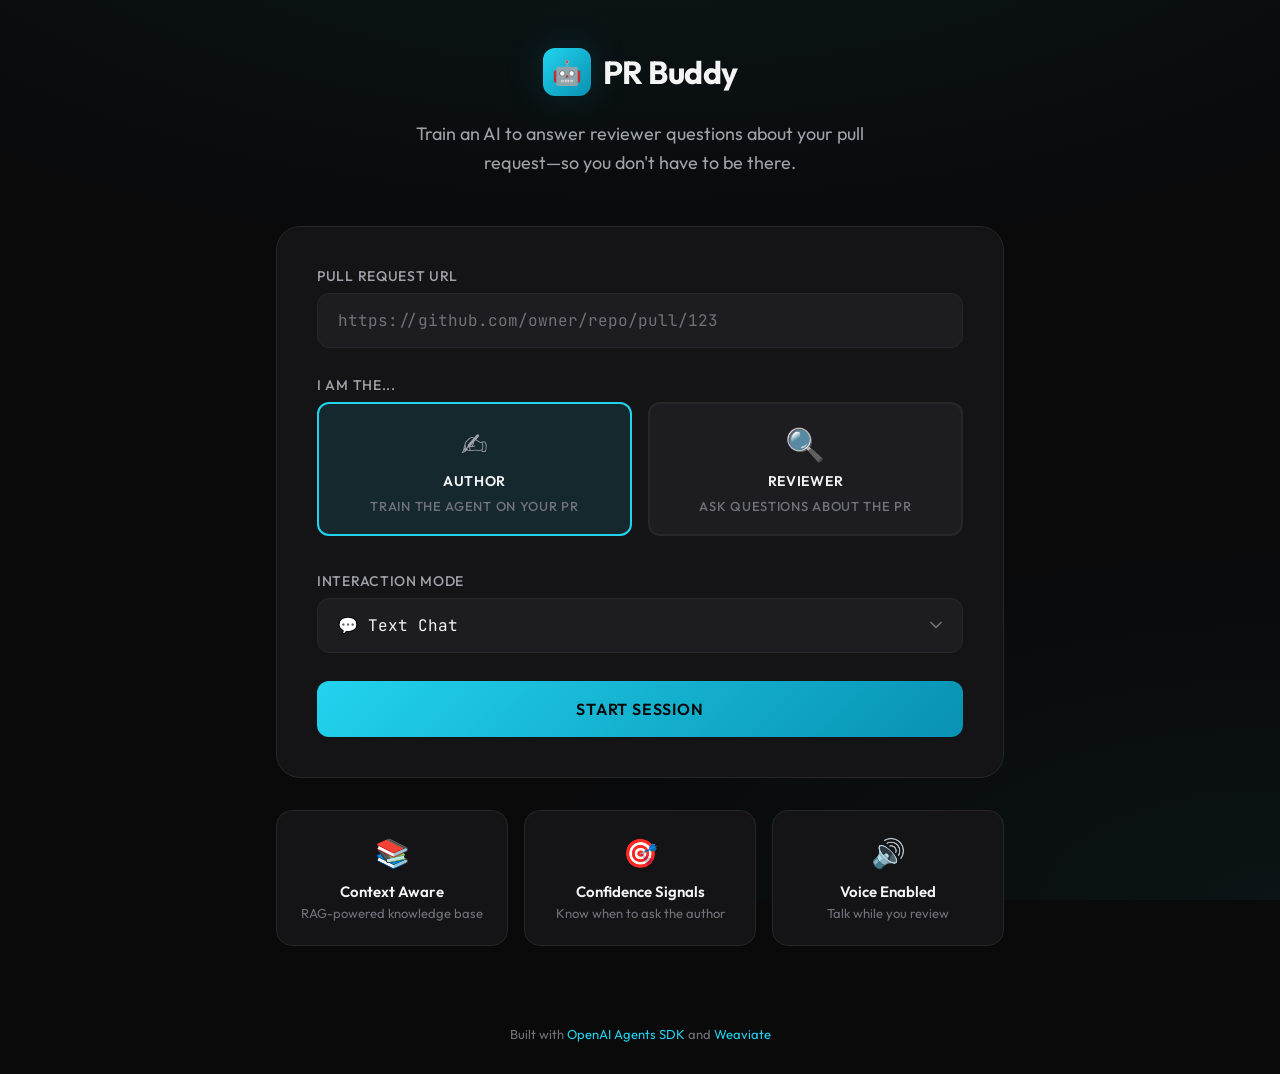
<file: static/index.html>
<!DOCTYPE html>
<html lang="en">
<head>
    <meta charset="UTF-8">
    <meta name="viewport" content="width=device-width, initial-scale=1.0">
    <title>PR Buddy - AI Review Companion</title>
    <link rel="preconnect" href="https://fonts.googleapis.com">
    <link rel="preconnect" href="https://fonts.gstatic.com" crossorigin>
    <link href="https://fonts.googleapis.com/css2?family=JetBrains+Mono:wght@400;500;600&family=Outfit:wght@300;400;500;600;700&display=swap" rel="stylesheet">
    <style>
        :root {
            /* Monochrome base with electric accent */
            --bg-primary: #0a0a0b;
            --bg-secondary: #141417;
            --bg-tertiary: #1c1c21;
            --bg-hover: #26262d;
            
            --text-primary: #f4f4f5;
            --text-secondary: #a1a1aa;
            --text-muted: #71717a;
            
            --accent: #22d3ee;
            --accent-hover: #67e8f9;
            --accent-dim: #0891b2;
            
            --success: #4ade80;
            --warning: #fbbf24;
            --error: #f87171;
            
            --border: #27272a;
            --border-focus: var(--accent);
            
            --font-sans: 'Outfit', system-ui, sans-serif;
            --font-mono: 'JetBrains Mono', monospace;
            
            --radius-sm: 6px;
            --radius-md: 12px;
            --radius-lg: 16px;
            --radius-xl: 24px;
            
            --shadow-glow: 0 0 40px rgba(34, 211, 238, 0.15);
        }
        
        * {
            margin: 0;
            padding: 0;
            box-sizing: border-box;
        }
        
        body {
            font-family: var(--font-sans);
            background: var(--bg-primary);
            color: var(--text-primary);
            min-height: 100vh;
            display: flex;
            flex-direction: column;
        }
        
        /* Background gradient */
        body::before {
            content: '';
            position: fixed;
            top: 0;
            left: 0;
            right: 0;
            bottom: 0;
            background: 
                radial-gradient(ellipse 80% 50% at 50% -20%, rgba(34, 211, 238, 0.08), transparent),
                radial-gradient(ellipse 60% 40% at 100% 100%, rgba(34, 211, 238, 0.05), transparent);
            pointer-events: none;
            z-index: 0;
        }
        
        .container {
            position: relative;
            z-index: 1;
            max-width: 800px;
            margin: 0 auto;
            padding: 3rem 2rem;
            flex: 1;
            display: flex;
            flex-direction: column;
            justify-content: center;
        }
        
        /* Header */
        .header {
            text-align: center;
            margin-bottom: 3rem;
        }
        
        .logo {
            display: inline-flex;
            align-items: center;
            gap: 0.75rem;
            margin-bottom: 1.5rem;
        }
        
        .logo-icon {
            width: 48px;
            height: 48px;
            background: linear-gradient(135deg, var(--accent), var(--accent-dim));
            border-radius: var(--radius-md);
            display: flex;
            align-items: center;
            justify-content: center;
            font-size: 1.5rem;
            box-shadow: var(--shadow-glow);
        }
        
        .logo-text {
            font-size: 2rem;
            font-weight: 700;
            letter-spacing: -0.02em;
        }
        
        .tagline {
            color: var(--text-secondary);
            font-size: 1.125rem;
            font-weight: 400;
            max-width: 500px;
            margin: 0 auto;
            line-height: 1.6;
        }
        
        /* Main form card */
        .card {
            background: var(--bg-secondary);
            border: 1px solid var(--border);
            border-radius: var(--radius-xl);
            padding: 2.5rem;
            margin-bottom: 2rem;
        }
        
        .form-group {
            margin-bottom: 1.75rem;
        }
        
        .form-group:last-child {
            margin-bottom: 0;
        }
        
        label {
            display: block;
            font-size: 0.875rem;
            font-weight: 500;
            color: var(--text-secondary);
            margin-bottom: 0.5rem;
            text-transform: uppercase;
            letter-spacing: 0.05em;
        }
        
        input[type="text"],
        select {
            width: 100%;
            padding: 1rem 1.25rem;
            background: var(--bg-tertiary);
            border: 1px solid var(--border);
            border-radius: var(--radius-md);
            color: var(--text-primary);
            font-family: var(--font-mono);
            font-size: 1rem;
            transition: all 0.2s ease;
        }
        
        input[type="text"]::placeholder {
            color: var(--text-muted);
        }
        
        input[type="text"]:focus,
        select:focus {
            outline: none;
            border-color: var(--border-focus);
            box-shadow: 0 0 0 3px rgba(34, 211, 238, 0.1);
        }
        
        select {
            cursor: pointer;
            appearance: none;
            background-image: url("data:image/svg+xml,%3Csvg xmlns='http://www.w3.org/2000/svg' width='24' height='24' viewBox='0 0 24 24' fill='none' stroke='%2371717a' stroke-width='2' stroke-linecap='round' stroke-linejoin='round'%3E%3Cpath d='m6 9 6 6 6-6'/%3E%3C/svg%3E");
            background-repeat: no-repeat;
            background-position: right 1rem center;
            background-size: 1.25rem;
            padding-right: 3rem;
        }
        
        /* Session type toggle */
        .toggle-group {
            display: grid;
            grid-template-columns: 1fr 1fr;
            gap: 1rem;
        }
        
        .toggle-option {
            position: relative;
        }
        
        .toggle-option input {
            position: absolute;
            opacity: 0;
            pointer-events: none;
        }
        
        .toggle-label {
            display: flex;
            flex-direction: column;
            align-items: center;
            gap: 0.5rem;
            padding: 1.25rem;
            background: var(--bg-tertiary);
            border: 2px solid var(--border);
            border-radius: var(--radius-md);
            cursor: pointer;
            transition: all 0.2s ease;
            text-align: center;
        }
        
        .toggle-option input:checked + .toggle-label {
            border-color: var(--accent);
            background: rgba(34, 211, 238, 0.1);
        }
        
        .toggle-label:hover {
            background: var(--bg-hover);
        }
        
        .toggle-icon {
            font-size: 2rem;
        }
        
        .toggle-title {
            font-weight: 600;
            color: var(--text-primary);
        }
        
        .toggle-desc {
            font-size: 0.813rem;
            color: var(--text-muted);
        }
        
        /* Submit button */
        .btn-primary {
            width: 100%;
            padding: 1.125rem 2rem;
            background: linear-gradient(135deg, var(--accent), var(--accent-dim));
            border: none;
            border-radius: var(--radius-md);
            color: var(--bg-primary);
            font-family: var(--font-sans);
            font-size: 1rem;
            font-weight: 600;
            cursor: pointer;
            transition: all 0.2s ease;
            text-transform: uppercase;
            letter-spacing: 0.05em;
        }
        
        .btn-primary:hover {
            transform: translateY(-2px);
            box-shadow: var(--shadow-glow);
        }
        
        .btn-primary:active {
            transform: translateY(0);
        }
        
        .btn-primary:disabled {
            opacity: 0.5;
            cursor: not-allowed;
            transform: none;
        }
        
        /* Features grid */
        .features {
            display: grid;
            grid-template-columns: repeat(3, 1fr);
            gap: 1rem;
        }
        
        .feature {
            background: var(--bg-secondary);
            border: 1px solid var(--border);
            border-radius: var(--radius-lg);
            padding: 1.5rem;
            text-align: center;
        }
        
        .feature-icon {
            font-size: 1.75rem;
            margin-bottom: 0.75rem;
        }
        
        .feature-title {
            font-weight: 600;
            font-size: 0.938rem;
            margin-bottom: 0.25rem;
        }
        
        .feature-desc {
            font-size: 0.813rem;
            color: var(--text-muted);
        }
        
        /* Error message */
        .error-message {
            background: rgba(248, 113, 113, 0.1);
            border: 1px solid rgba(248, 113, 113, 0.3);
            border-radius: var(--radius-md);
            padding: 1rem;
            color: var(--error);
            margin-top: 1rem;
            font-size: 0.875rem;
            display: none;
        }
        
        .error-message.visible {
            display: block;
        }
        
        /* Footer */
        .footer {
            text-align: center;
            padding: 2rem;
            color: var(--text-muted);
            font-size: 0.813rem;
        }
        
        .footer a {
            color: var(--accent);
            text-decoration: none;
        }
        
        .footer a:hover {
            text-decoration: underline;
        }
        
        /* Responsive */
        @media (max-width: 640px) {
            .container {
                padding: 2rem 1rem;
            }
            
            .card {
                padding: 1.5rem;
            }
            
            .features {
                grid-template-columns: 1fr;
            }
            
            .toggle-group {
                grid-template-columns: 1fr;
            }
        }
    </style>
</head>
<body>
    <div class="container">
        <header class="header">
            <div class="logo">
                <div class="logo-icon">🤖</div>
                <span class="logo-text">PR Buddy</span>
            </div>
            <p class="tagline">
                Train an AI to answer reviewer questions about your pull request—so you don't have to be there.
            </p>
        </header>
        
        <div class="card">
            <form id="sessionForm">
                <div class="form-group">
                    <label for="prUrl">Pull Request URL</label>
                    <input 
                        type="text" 
                        id="prUrl" 
                        name="prUrl" 
                        placeholder="https://github.com/owner/repo/pull/123"
                        required
                    >
                </div>
                
                <div class="form-group">
                    <label>I am the...</label>
                    <div class="toggle-group">
                        <div class="toggle-option">
                            <input type="radio" name="sessionType" id="typeAuthor" value="author" checked>
                            <label class="toggle-label" for="typeAuthor">
                                <span class="toggle-icon">✍️</span>
                                <span class="toggle-title">Author</span>
                                <span class="toggle-desc">Train the agent on your PR</span>
                            </label>
                        </div>
                        <div class="toggle-option">
                            <input type="radio" name="sessionType" id="typeReviewer" value="reviewer">
                            <label class="toggle-label" for="typeReviewer">
                                <span class="toggle-icon">🔍</span>
                                <span class="toggle-title">Reviewer</span>
                                <span class="toggle-desc">Ask questions about the PR</span>
                            </label>
                        </div>
                    </div>
                </div>
                
                <div class="form-group">
                    <label for="mode">Interaction Mode</label>
                    <select id="mode" name="mode">
                        <option value="text">💬 Text Chat</option>
                        <option value="pipeline">🎤 Voice</option>
                    </select>
                </div>
                
                <button type="submit" class="btn-primary" id="submitBtn">
                    Start Session
                </button>
                
                <div class="error-message" id="errorMessage"></div>
            </form>
        </div>
        
        <div class="features">
            <div class="feature">
                <div class="feature-icon">📚</div>
                <div class="feature-title">Context Aware</div>
                <div class="feature-desc">RAG-powered knowledge base</div>
            </div>
            <div class="feature">
                <div class="feature-icon">🎯</div>
                <div class="feature-title">Confidence Signals</div>
                <div class="feature-desc">Know when to ask the author</div>
            </div>
            <div class="feature">
                <div class="feature-icon">🔊</div>
                <div class="feature-title">Voice Enabled</div>
                <div class="feature-desc">Talk while you review</div>
            </div>
        </div>
    </div>
    
    <footer class="footer">
        <p>Built with <a href="https://github.com/openai/openai-agents-python">OpenAI Agents SDK</a> and <a href="https://weaviate.io">Weaviate</a></p>
    </footer>
    
    <script>
        const form = document.getElementById('sessionForm');
        const submitBtn = document.getElementById('submitBtn');
        const errorMessage = document.getElementById('errorMessage');
        
        form.addEventListener('submit', async (e) => {
            e.preventDefault();
            
            const prUrl = document.getElementById('prUrl').value;
            const sessionType = document.querySelector('input[name="sessionType"]:checked').value;
            const mode = document.getElementById('mode').value;
            
            submitBtn.disabled = true;
            submitBtn.textContent = 'Creating session...';
            errorMessage.classList.remove('visible');
            
            try {
                const response = await fetch('/api/sessions', {
                    method: 'POST',
                    headers: { 'Content-Type': 'application/json' },
                    body: JSON.stringify({
                        pr_url: prUrl,
                        mode: mode,
                        session_type: sessionType
                    })
                });
                
                if (!response.ok) {
                    const data = await response.json();
                    throw new Error(data.detail || 'Failed to create session');
                }
                
                const data = await response.json();
                
                // Redirect to appropriate page
                const page = sessionType === 'author' ? 'author.html' : 'reviewer.html';
                window.location.href = `/static/${page}?session=${data.session_id}&mode=${mode}`;
                
            } catch (error) {
                errorMessage.textContent = error.message;
                errorMessage.classList.add('visible');
                submitBtn.disabled = false;
                submitBtn.textContent = 'Start Session';
            }
        });
    </script>
</body>
</html>
</file>
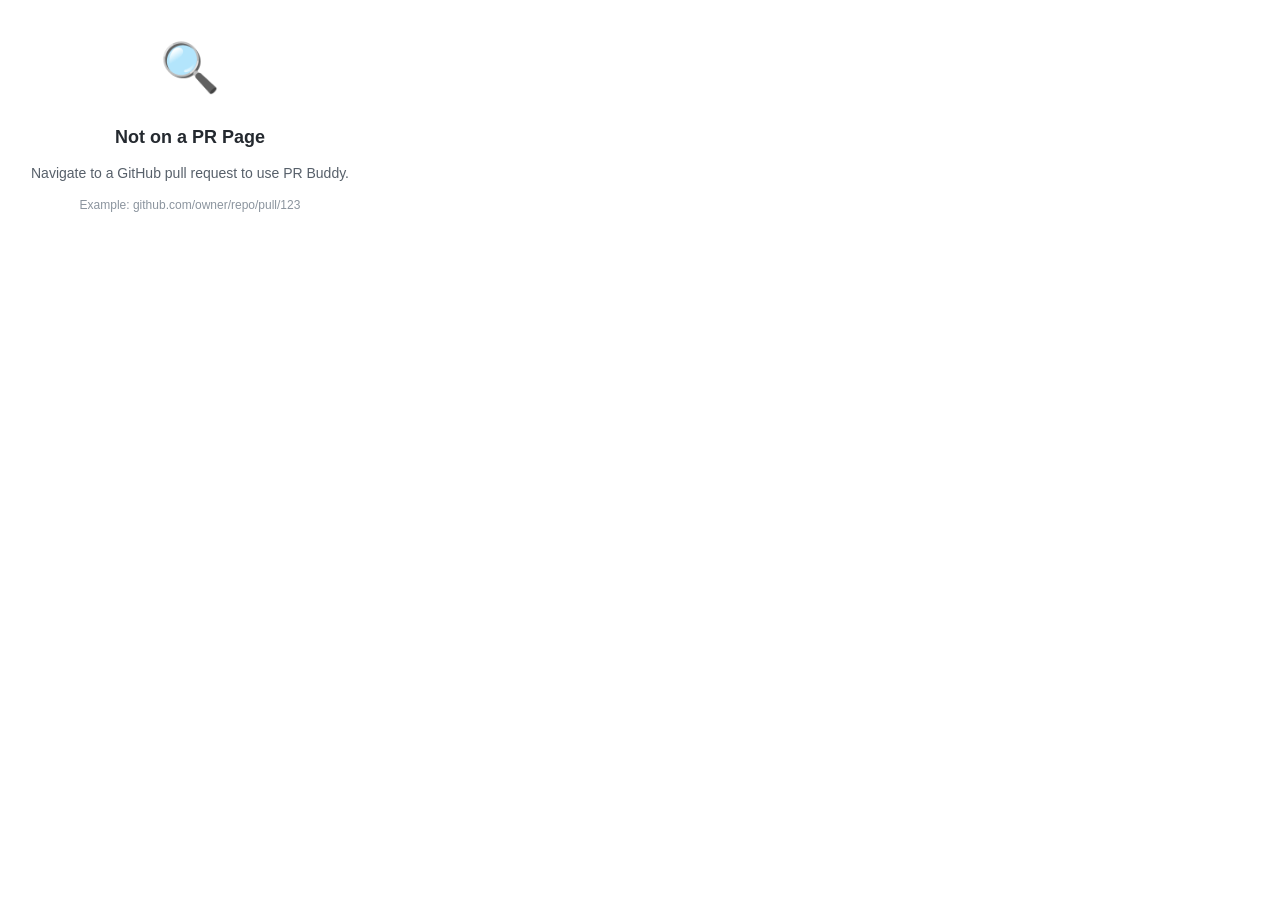
<file: prbuddy-extension/src/popup/popup.html>
<!DOCTYPE html>
<html lang="en">
<head>
  <meta charset="UTF-8">
  <meta name="viewport" content="width=device-width, initial-scale=1.0">
  <title>PR Buddy</title>
  <link rel="stylesheet" href="popup.css">
</head>
<body>
  <div id="app">
    <!-- Loading State -->
    <div id="loading" class="state-panel">
      <div class="loading-spinner"></div>
      <p>Detecting PR context...</p>
    </div>

    <!-- Not on PR Page -->
    <div id="not-pr-page" class="state-panel" style="display: none;">
      <div class="state-icon">🔍</div>
      <h2>Not on a PR Page</h2>
      <p>Navigate to a GitHub pull request to use PR Buddy.</p>
      <p class="hint">Example: github.com/owner/repo/pull/123</p>
    </div>

    <!-- Connection Error -->
    <div id="connection-error" class="state-panel" style="display: none;">
      <div class="state-icon">⚠️</div>
      <h2>Connection Error</h2>
      <p id="errorMessage">Could not connect to PR Buddy server.</p>
      <button id="retryBtn" class="btn primary">Retry</button>
    </div>

    <!-- Mode Selection -->
    <div id="mode-selection" class="state-panel" style="display: none;">
      <div class="pr-info">
        <span class="pr-badge" id="prBadge"></span>
        <span class="pr-title" id="prTitle"></span>
      </div>
      <h2>Select Mode</h2>

      <!-- Input Mode Toggle -->
      <div class="input-mode-toggle">
        <button class="input-mode-btn active" data-input="text" id="textModeBtn">
          <span>💬</span> Text
        </button>
        <button class="input-mode-btn" data-input="voice" id="voiceModeBtn">
          <span>🎤</span> Voice
        </button>
      </div>

      <div class="mode-buttons">
        <button class="mode-btn author" data-mode="author">
          <span class="mode-icon">✍️</span>
          <span class="mode-label">Author</span>
          <span class="mode-desc">Train the AI about your PR changes</span>
        </button>
        <button class="mode-btn reviewer" data-mode="reviewer">
          <span class="mode-icon">🔍</span>
          <span class="mode-label">Reviewer</span>
          <span class="mode-desc">Ask questions about this PR</span>
        </button>
      </div>
    </div>

    <!-- Chat Interface -->
    <div id="chat-interface" class="chat-panel" style="display: none;">
      <header class="chat-header">
        <div class="header-left">
          <span class="pr-badge small" id="chatPrBadge"></span>
          <span class="mode-badge" id="modeBadge"></span>
        </div>
        <div class="header-right">
          <span class="connection-status" id="connectionStatus" title="Connected">●</span>
          <button id="endSessionBtn" class="icon-btn" title="End session">✕</button>
        </div>
      </header>

      <div class="chat-messages" id="chatMessages">
        <!-- Messages will be inserted here -->
      </div>

      <!-- Selection Hint -->
      <div class="selection-hint" id="selectionHint" style="display: none;">
        <span class="selection-icon">📋</span>
        <span class="selection-text" id="selectionText"></span>
        <button class="selection-clear" id="clearSelection">✕</button>
      </div>

      <!-- Tool Activity Indicator -->
      <div class="tool-activity" id="toolActivity" style="display: none;">
        <div class="tool-spinner"></div>
        <span id="toolName">Searching...</span>
      </div>

      <!-- Listening indicator -->
      <div class="listening-indicator" id="listeningIndicator">
        <span class="listening-dot"></span>
        <span class="listening-text">Listening...</span>
        <div class="listening-bars">
          <span></span><span></span><span></span><span></span><span></span>
        </div>
      </div>

      <div class="chat-input-container">
        <textarea
          id="messageInput"
          placeholder="Type a message... (Shift+Enter for new line)"
          rows="1"
        ></textarea>
        <button id="micBtn" class="mic-btn" title="Voice input">
          <svg width="18" height="18" viewBox="0 0 24 24" fill="currentColor">
            <path d="M12 14c1.66 0 3-1.34 3-3V5c0-1.66-1.34-3-3-3S9 3.34 9 5v6c0 1.66 1.34 3 3 3z"/>
            <path d="M17 11c0 2.76-2.24 5-5 5s-5-2.24-5-5H5c0 3.53 2.61 6.43 6 6.92V21h2v-3.08c3.39-.49 6-3.39 6-6.92h-2z"/>
          </svg>
        </button>
        <button id="sendBtn" class="send-btn" title="Send message">
          <svg width="20" height="20" viewBox="0 0 24 24" fill="none" stroke="currentColor" stroke-width="2">
            <path d="M22 2L11 13M22 2L15 22L11 13M22 2L2 9L11 13"/>
          </svg>
        </button>
      </div>
    </div>
  </div>

  <script type="module" src="popup.js"></script>
</body>
</html>
</file>
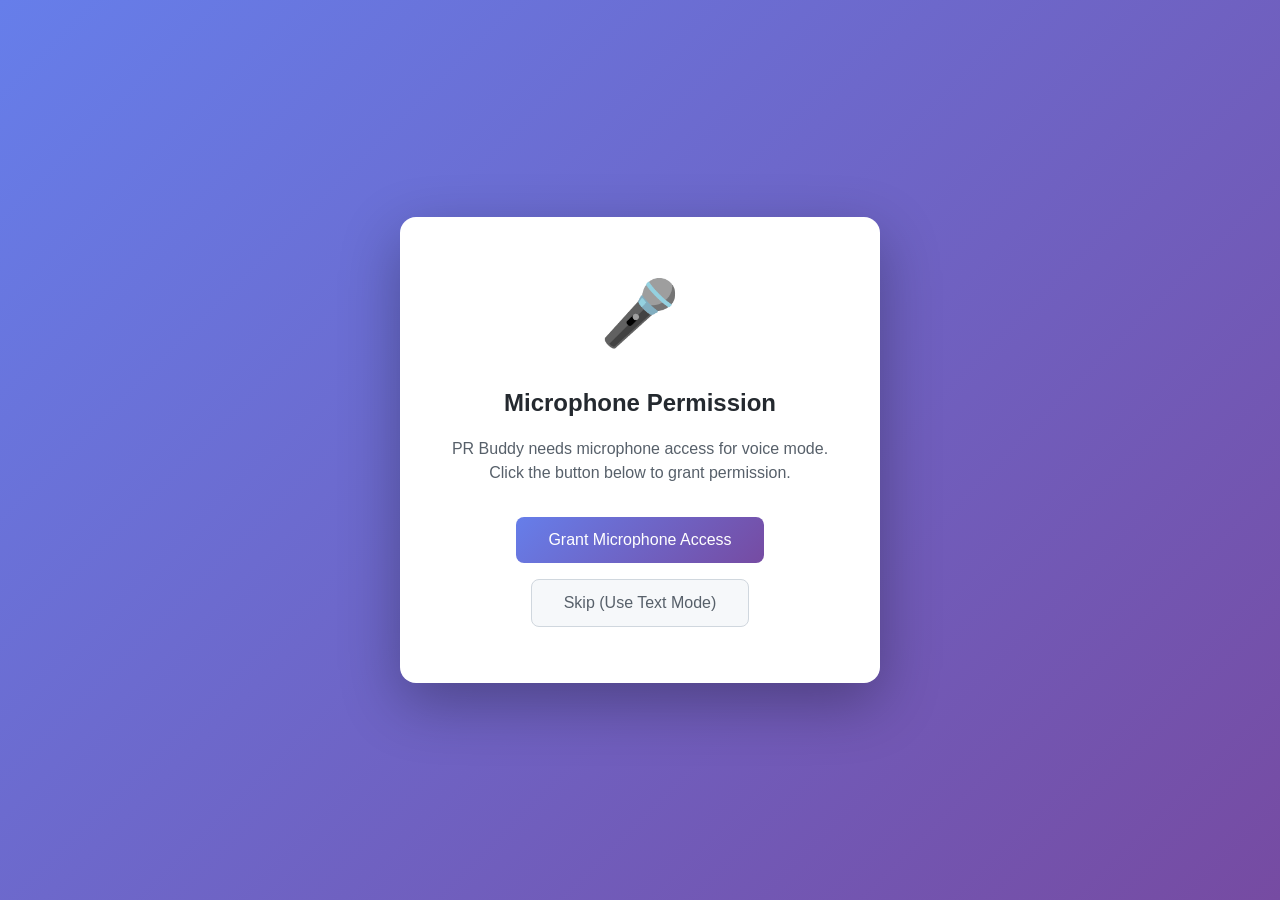
<file: prbuddy-extension/src/sidepanel/request-mic.html>
<!DOCTYPE html>
<html lang="en">
<head>
  <meta charset="UTF-8">
  <meta name="viewport" content="width=device-width, initial-scale=1.0">
  <title>PR Buddy - Microphone Permission</title>
  <style>
    * {
      box-sizing: border-box;
      margin: 0;
      padding: 0;
    }
    body {
      font-family: -apple-system, BlinkMacSystemFont, 'Segoe UI', Helvetica, Arial, sans-serif;
      font-size: 16px;
      line-height: 1.5;
      color: #24292f;
      background: linear-gradient(135deg, #667eea 0%, #764ba2 100%);
      min-height: 100vh;
      display: flex;
      align-items: center;
      justify-content: center;
      padding: 20px;
    }
    .container {
      background: white;
      border-radius: 16px;
      padding: 48px;
      max-width: 480px;
      text-align: center;
      box-shadow: 0 20px 60px rgba(0, 0, 0, 0.3);
    }
    .icon {
      font-size: 64px;
      margin-bottom: 24px;
    }
    h1 {
      font-size: 24px;
      font-weight: 600;
      margin-bottom: 16px;
      color: #24292f;
    }
    p {
      color: #57606a;
      margin-bottom: 24px;
    }
    .btn {
      display: inline-block;
      padding: 14px 32px;
      border-radius: 8px;
      font-size: 16px;
      font-weight: 500;
      cursor: pointer;
      border: none;
      transition: all 0.15s ease;
      margin: 8px;
    }
    .btn.primary {
      background: linear-gradient(135deg, #667eea 0%, #764ba2 100%);
      color: white;
    }
    .btn.primary:hover {
      opacity: 0.9;
      transform: translateY(-2px);
    }
    .btn.secondary {
      background: #f6f8fa;
      color: #57606a;
      border: 1px solid #d0d7de;
    }
    .btn.secondary:hover {
      background: #e1e4e8;
    }
    .status {
      margin-top: 24px;
      padding: 12px 16px;
      border-radius: 8px;
      font-size: 14px;
    }
    .status.success {
      background: #dcffe4;
      color: #28a745;
    }
    .status.error {
      background: #ffebe9;
      color: #d73a49;
    }
    .status.info {
      background: #ddf4ff;
      color: #0366d6;
    }
    .hidden {
      display: none;
    }
  </style>
</head>
<body>
  <div class="container">
    <div class="icon">🎤</div>
    <h1>Microphone Permission</h1>
    <p>PR Buddy needs microphone access for voice mode. Click the button below to grant permission.</p>

    <div id="requestSection">
      <button id="requestBtn" class="btn primary">Grant Microphone Access</button>
      <br>
      <button id="skipBtn" class="btn secondary">Skip (Use Text Mode)</button>
    </div>

    <div id="statusSection" class="hidden">
      <div id="statusMessage" class="status"></div>
    </div>
  </div>

  <script>
    const requestBtn = document.getElementById('requestBtn');
    const skipBtn = document.getElementById('skipBtn');
    const requestSection = document.getElementById('requestSection');
    const statusSection = document.getElementById('statusSection');
    const statusMessage = document.getElementById('statusMessage');

    function showStatus(message, type) {
      requestSection.classList.add('hidden');
      statusSection.classList.remove('hidden');
      statusMessage.textContent = message;
      statusMessage.className = `status ${type}`;
    }

    async function requestMicPermission() {
      try {
        const stream = await navigator.mediaDevices.getUserMedia({ audio: true });
        // Permission granted - stop the stream immediately
        stream.getTracks().forEach(track => track.stop());

        // Store permission state and notify sidepanel
        await chrome.storage.local.set({ micPermissionGranted: true });
        chrome.runtime.sendMessage({ type: 'MIC_PERMISSION_GRANTED' }).catch(() => {});

        showStatus('Microphone access granted! Returning to PR Buddy...', 'success');

        // Auto-close after 1.5 seconds
        setTimeout(() => {
          window.close();
        }, 1500);
      } catch (error) {
        console.error('Microphone permission error:', error);

        if (error.name === 'NotAllowedError') {
          showStatus('Microphone access was denied. You can use text mode, or try again from browser settings.', 'error');
        } else {
          showStatus(`Error: ${error.message}. Please try again.`, 'error');
        }
      }
    }

    function skipPermission() {
      chrome.storage.local.set({ micPermissionSkipped: true });
      chrome.runtime.sendMessage({ type: 'MIC_PERMISSION_SKIPPED' }).catch(() => {});
      showStatus('Voice mode skipped. You can enable it later from extension settings.', 'info');
      setTimeout(() => {
        window.close();
      }, 1500);
    }

    requestBtn.addEventListener('click', requestMicPermission);
    skipBtn.addEventListener('click', skipPermission);

    // Check if permission is already granted
    navigator.permissions.query({ name: 'microphone' }).then(result => {
      if (result.state === 'granted') {
        chrome.storage.local.set({ micPermissionGranted: true });
        chrome.runtime.sendMessage({ type: 'MIC_PERMISSION_GRANTED' }).catch(() => {});
        showStatus('Microphone access is already granted! Returning to PR Buddy...', 'success');
        setTimeout(() => {
          window.close();
        }, 1500);
      }
    }).catch(() => {
      // permissions.query may not be supported for microphone in all browsers
    });
  </script>
</body>
</html>
</file>
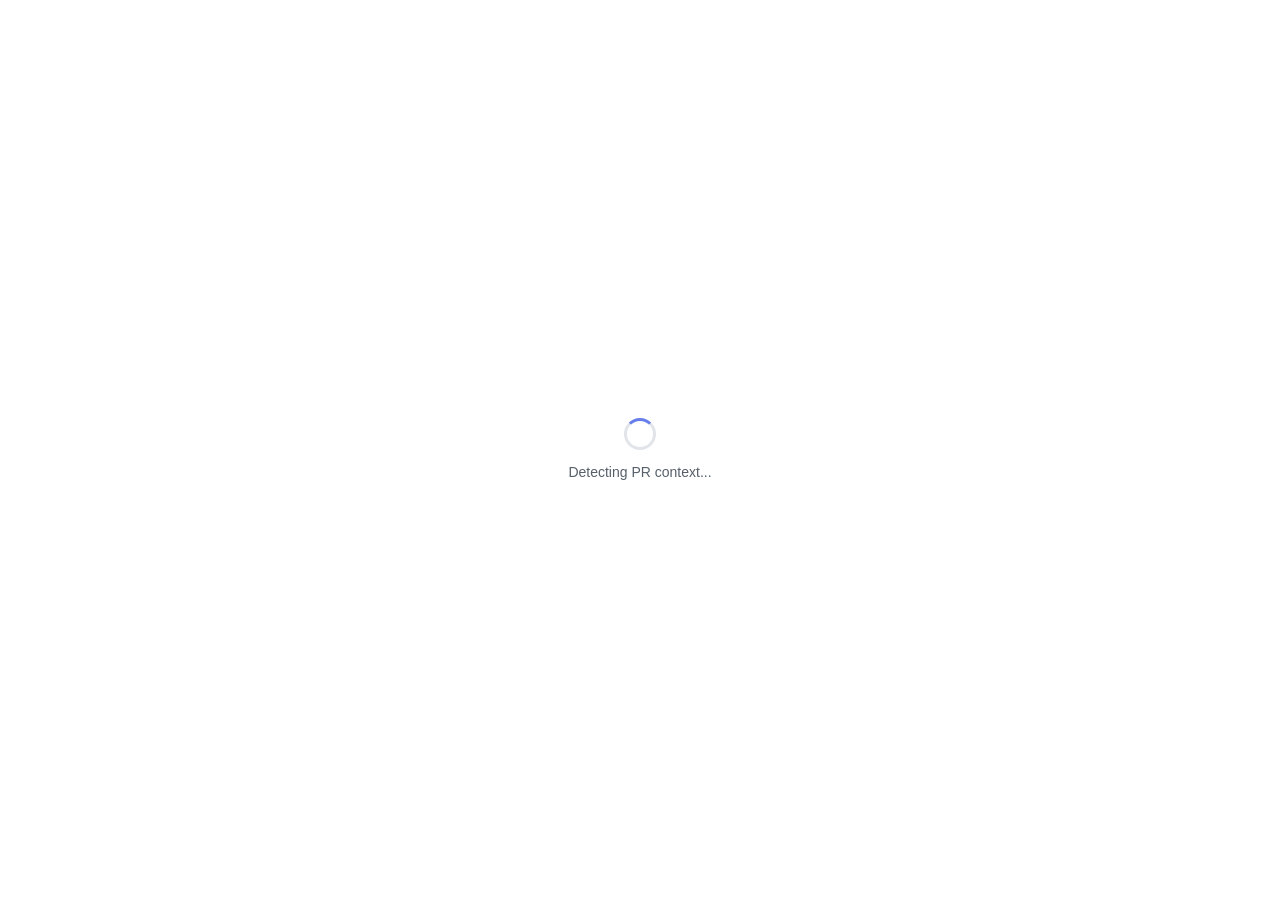
<file: prbuddy-extension/src/sidepanel/sidepanel.html>
<!DOCTYPE html>
<html lang="en">
<head>
  <meta charset="UTF-8">
  <meta name="viewport" content="width=device-width, initial-scale=1.0, maximum-scale=1.0">
  <title>PR Buddy</title>
  <link rel="stylesheet" href="sidepanel.css">
</head>
<body>
  <div id="app">
    <!-- Loading State -->
    <div id="loading" class="state-panel">
      <div class="loading-spinner"></div>
      <p>Detecting PR context...</p>
    </div>

    <!-- Not on PR Page -->
    <div id="not-pr-page" class="state-panel" style="display: none;">
      <div class="state-icon">🔍</div>
      <h2>Not on a PR Page</h2>
      <p>Navigate to a GitHub pull request to use PR Buddy.</p>
      <p class="hint">Example: github.com/owner/repo/pull/123</p>
    </div>

    <!-- Connection Error -->
    <div id="connection-error" class="state-panel" style="display: none;">
      <div class="state-icon">⚠️</div>
      <h2>Connection Error</h2>
      <p id="errorMessage">Could not connect to PR Buddy server.</p>
      <button id="retryBtn" class="btn primary">Retry</button>
    </div>

    <!-- Mic Permission Required -->
    <div id="mic-permission" class="state-panel" style="display: none;">
      <div class="state-icon">🎤</div>
      <h2>Microphone Access Required</h2>
      <p>Voice mode requires microphone permission.</p>
      <button id="requestMicBtn" class="btn primary">Grant Permission</button>
      <button id="skipMicBtn" class="btn secondary">Use Text Mode</button>
    </div>

    <!-- Mode Selection -->
    <div id="mode-selection" class="state-panel" style="display: none;">
      <div class="pr-info">
        <span class="pr-badge" id="prBadge"></span>
        <span class="pr-title" id="prTitle"></span>
      </div>
      <h2>Select Mode</h2>

      <!-- Input Mode Toggle -->
      <div class="input-mode-toggle">
        <button class="input-mode-btn active" data-input="text" id="textModeBtn">
          <span>💬</span> Text
        </button>
        <button class="input-mode-btn" data-input="voice" id="voiceModeBtn">
          <span>🎤</span> Voice
        </button>
      </div>

      <div class="mode-buttons">
        <button class="mode-btn author" data-mode="author">
          <span class="mode-icon">✍️</span>
          <span class="mode-label">Author</span>
          <span class="mode-desc">Train the AI about your PR changes</span>
        </button>
        <button class="mode-btn reviewer" data-mode="reviewer">
          <span class="mode-icon">🔍</span>
          <span class="mode-label">Reviewer</span>
          <span class="mode-desc">Ask questions about this PR</span>
        </button>
      </div>
    </div>

    <!-- Chat Interface -->
    <div id="chat-interface" class="chat-panel" style="display: none;">
      <header class="chat-header">
        <div class="header-left">
          <span class="pr-badge small" id="chatPrBadge"></span>
          <span class="mode-badge" id="modeBadge"></span>
        </div>
        <div class="header-right">
          <span class="connection-status" id="connectionStatus" title="Connected">●</span>
          <button id="endSessionBtn" class="icon-btn" title="End session">✕</button>
        </div>
      </header>

      <div class="chat-messages" id="chatMessages">
        <!-- Messages will be inserted here -->
      </div>

      <!-- Selection Hint -->
      <div class="selection-hint" id="selectionHint" style="display: none;">
        <span class="selection-icon">📋</span>
        <span class="selection-text" id="selectionText"></span>
        <button class="selection-clear" id="clearSelection">✕</button>
      </div>

      <!-- Tool Activity Indicator -->
      <div class="tool-activity" id="toolActivity" style="display: none;">
        <div class="tool-spinner"></div>
        <span id="toolName">Searching...</span>
      </div>

      <!-- Listening indicator -->
      <div class="listening-indicator" id="listeningIndicator">
        <span class="listening-dot"></span>
        <span class="listening-text">Listening...</span>
        <div class="listening-bars">
          <span></span><span></span><span></span><span></span><span></span>
        </div>
      </div>

      <!-- Flow Mode indicator -->
      <div class="flow-mode-indicator" id="flowModeIndicator">
        <span class="flow-dot"></span>
        <span class="flow-text">Flow Mode - Capturing...</span>
        <button id="flowEngageBtn" class="flow-engage-btn" title="Ready for questions">
          Ready
        </button>
      </div>

      <div class="chat-input-container">
        <textarea
          id="messageInput"
          placeholder="Type a message... (Shift+Enter for new line)"
          rows="1"
        ></textarea>
        <button id="flowModeBtn" class="flow-mode-btn" title="Toggle Flow Mode (continuous capture)">
          <svg width="18" height="18" viewBox="0 0 24 24" fill="currentColor">
            <path d="M12 2C6.48 2 2 6.48 2 12s4.48 10 10 10 10-4.48 10-10S17.52 2 12 2zm-2 15l-5-5 1.41-1.41L10 14.17l7.59-7.59L19 8l-9 9z"/>
          </svg>
        </button>
        <button id="micBtn" class="mic-btn" title="Voice input">
          <svg width="18" height="18" viewBox="0 0 24 24" fill="currentColor">
            <path d="M12 14c1.66 0 3-1.34 3-3V5c0-1.66-1.34-3-3-3S9 3.34 9 5v6c0 1.66 1.34 3 3 3z"/>
            <path d="M17 11c0 2.76-2.24 5-5 5s-5-2.24-5-5H5c0 3.53 2.61 6.43 6 6.92V21h2v-3.08c3.39-.49 6-3.39 6-6.92h-2z"/>
          </svg>
        </button>
        <button id="sendBtn" class="send-btn" title="Send message">
          <svg width="20" height="20" viewBox="0 0 24 24" fill="none" stroke="currentColor" stroke-width="2">
            <path d="M22 2L11 13M22 2L15 22L11 13M22 2L2 9L11 13"/>
          </svg>
        </button>
      </div>
    </div>
  </div>

  <script type="module" src="sidepanel.js"></script>
</body>
</html>
</file>
<file: prbuddy-extension/src/popup/popup.css>
/**
 * PR Buddy Extension Popup Styles
 */

* {
  box-sizing: border-box;
  margin: 0;
  padding: 0;
}

body {
  font-family: -apple-system, BlinkMacSystemFont, 'Segoe UI', Helvetica, Arial, sans-serif;
  font-size: 14px;
  line-height: 1.5;
  color: #24292f;
  background: #ffffff;
  width: 380px;
  min-height: 200px;
  max-height: 600px;
}

#app {
  display: flex;
  flex-direction: column;
  height: 100%;
}

/* State Panels */
.state-panel {
  padding: 32px 24px;
  text-align: center;
  display: flex;
  flex-direction: column;
  align-items: center;
  gap: 12px;
}

.state-icon {
  font-size: 48px;
  margin-bottom: 8px;
}

.state-panel h2 {
  font-size: 18px;
  font-weight: 600;
  color: #24292f;
}

.state-panel p {
  color: #57606a;
  font-size: 14px;
}

.state-panel .hint {
  font-size: 12px;
  color: #8b949e;
}

/* Loading */
.loading-spinner {
  width: 32px;
  height: 32px;
  border: 3px solid #e1e4e8;
  border-top-color: #667eea;
  border-radius: 50%;
  animation: spin 1s linear infinite;
}

@keyframes spin {
  to { transform: rotate(360deg); }
}

/* Buttons */
.btn {
  padding: 10px 20px;
  border-radius: 6px;
  font-size: 14px;
  font-weight: 500;
  cursor: pointer;
  border: none;
  transition: all 0.15s ease;
}

.btn.primary {
  background: linear-gradient(135deg, #667eea 0%, #764ba2 100%);
  color: white;
}

.btn.primary:hover {
  opacity: 0.9;
  transform: translateY(-1px);
}

.icon-btn {
  background: none;
  border: none;
  cursor: pointer;
  padding: 4px 8px;
  border-radius: 4px;
  color: #57606a;
  font-size: 16px;
  transition: all 0.15s ease;
}

.icon-btn:hover {
  background: #f3f4f6;
  color: #24292f;
}

/* PR Info */
.pr-info {
  display: flex;
  flex-direction: column;
  align-items: center;
  gap: 4px;
  margin-bottom: 8px;
}

.pr-badge {
  background: linear-gradient(135deg, #667eea 0%, #764ba2 100%);
  color: white;
  padding: 4px 12px;
  border-radius: 16px;
  font-size: 13px;
  font-weight: 500;
}

.pr-badge.small {
  padding: 2px 8px;
  font-size: 11px;
}

.pr-title {
  font-size: 12px;
  color: #57606a;
  max-width: 300px;
  overflow: hidden;
  text-overflow: ellipsis;
  white-space: nowrap;
}

/* Input Mode Toggle */
.input-mode-toggle {
  display: flex;
  gap: 4px;
  padding: 4px;
  background: #f6f8fa;
  border-radius: 8px;
  margin-bottom: 16px;
}

.input-mode-btn {
  flex: 1;
  padding: 8px 12px;
  border: none;
  border-radius: 6px;
  background: transparent;
  color: #57606a;
  font-size: 13px;
  font-weight: 500;
  cursor: pointer;
  transition: all 0.15s ease;
  display: flex;
  align-items: center;
  justify-content: center;
  gap: 6px;
}

.input-mode-btn:hover {
  background: #e1e4e8;
}

.input-mode-btn.active {
  background: white;
  color: #24292f;
  box-shadow: 0 1px 3px rgba(0, 0, 0, 0.1);
}

/* Mode Selection */
.mode-buttons {
  display: flex;
  flex-direction: column;
  gap: 12px;
  width: 100%;
  max-width: 280px;
}

.mode-btn {
  display: flex;
  flex-direction: column;
  align-items: center;
  gap: 4px;
  padding: 16px;
  border: 2px solid #e1e4e8;
  border-radius: 12px;
  background: white;
  cursor: pointer;
  transition: all 0.15s ease;
}

.mode-btn:hover {
  border-color: #667eea;
  transform: translateY(-2px);
  box-shadow: 0 4px 12px rgba(102, 126, 234, 0.15);
}

.mode-btn .mode-icon {
  font-size: 28px;
}

.mode-btn .mode-label {
  font-size: 16px;
  font-weight: 600;
  color: #24292f;
}

.mode-btn .mode-desc {
  font-size: 12px;
  color: #57606a;
}

.mode-btn.author:hover {
  border-color: #28a745;
}

.mode-btn.reviewer:hover {
  border-color: #0366d6;
}

/* Chat Interface */
.chat-panel {
  display: flex;
  flex-direction: column;
  height: 500px;
}

.chat-header {
  display: flex;
  justify-content: space-between;
  align-items: center;
  padding: 12px 16px;
  border-bottom: 1px solid #e1e4e8;
  background: #f6f8fa;
}

.header-left {
  display: flex;
  align-items: center;
  gap: 8px;
}

.header-right {
  display: flex;
  align-items: center;
  gap: 8px;
}

.mode-badge {
  background: #ddf4ff;
  color: #0366d6;
  padding: 2px 8px;
  border-radius: 12px;
  font-size: 11px;
  font-weight: 500;
  text-transform: uppercase;
}

.mode-badge.author {
  background: #dcffe4;
  color: #28a745;
}

.connection-status {
  font-size: 10px;
  color: #28a745;
}

.connection-status.disconnected {
  color: #d73a49;
}

/* Chat Messages */
.chat-messages {
  flex: 1;
  overflow-y: auto;
  padding: 16px;
  display: flex;
  flex-direction: column;
  gap: 12px;
}

.message {
  max-width: 90%;
  padding: 10px 14px;
  border-radius: 12px;
  font-size: 14px;
  line-height: 1.4;
}

.message.user {
  align-self: flex-end;
  background: linear-gradient(135deg, #667eea 0%, #764ba2 100%);
  color: white;
  border-bottom-right-radius: 4px;
}

.message.assistant {
  align-self: flex-start;
  background: #f6f8fa;
  color: #24292f;
  border-bottom-left-radius: 4px;
}

.message.system {
  align-self: center;
  background: #fff8c5;
  color: #735c0f;
  font-size: 12px;
  padding: 6px 12px;
}

.message.assistant code {
  background: #e1e4e8;
  padding: 1px 4px;
  border-radius: 3px;
  font-family: 'SFMono-Regular', Consolas, 'Liberation Mono', Menlo, monospace;
  font-size: 13px;
}

.message.assistant pre {
  background: #24292f;
  color: #e6edf3;
  padding: 12px;
  border-radius: 6px;
  overflow-x: auto;
  margin: 8px 0;
}

.message.assistant pre code {
  background: none;
  padding: 0;
  color: inherit;
}

/* Typing Indicator */
.message.typing .typing-dots {
  display: flex;
  gap: 4px;
}

.message.typing .typing-dots span {
  width: 8px;
  height: 8px;
  background: #8b949e;
  border-radius: 50%;
  animation: typing 1.4s infinite;
}

.message.typing .typing-dots span:nth-child(2) {
  animation-delay: 0.2s;
}

.message.typing .typing-dots span:nth-child(3) {
  animation-delay: 0.4s;
}

@keyframes typing {
  0%, 60%, 100% { transform: translateY(0); }
  30% { transform: translateY(-4px); }
}

/* Selection Hint */
.selection-hint {
  display: flex;
  align-items: center;
  gap: 8px;
  padding: 8px 12px;
  background: #ddf4ff;
  border-top: 1px solid #54aeff;
  font-size: 12px;
  color: #0366d6;
}

.selection-icon {
  font-size: 14px;
}

.selection-text {
  flex: 1;
  overflow: hidden;
  text-overflow: ellipsis;
  white-space: nowrap;
}

.selection-clear {
  background: none;
  border: none;
  cursor: pointer;
  color: #0366d6;
  font-size: 14px;
  padding: 2px 4px;
}

/* Tool Activity */
.tool-activity {
  display: flex;
  align-items: center;
  gap: 8px;
  padding: 8px 16px;
  background: #f6f8fa;
  border-top: 1px solid #e1e4e8;
  font-size: 12px;
  color: #57606a;
}

.tool-spinner {
  width: 14px;
  height: 14px;
  border: 2px solid #e1e4e8;
  border-top-color: #667eea;
  border-radius: 50%;
  animation: spin 1s linear infinite;
}

/* Chat Input */
.chat-input-container {
  display: flex;
  gap: 8px;
  padding: 12px 16px;
  border-top: 1px solid #e1e4e8;
  background: white;
}

#messageInput {
  flex: 1;
  padding: 10px 14px;
  border: 1px solid #d0d7de;
  border-radius: 8px;
  font-size: 14px;
  font-family: inherit;
  resize: none;
  max-height: 120px;
  line-height: 1.4;
}

#messageInput:focus {
  outline: none;
  border-color: #667eea;
  box-shadow: 0 0 0 3px rgba(102, 126, 234, 0.1);
}

.send-btn {
  width: 40px;
  height: 40px;
  border: none;
  border-radius: 8px;
  background: linear-gradient(135deg, #667eea 0%, #764ba2 100%);
  color: white;
  cursor: pointer;
  display: flex;
  align-items: center;
  justify-content: center;
  transition: all 0.15s ease;
}

.send-btn:hover {
  opacity: 0.9;
  transform: scale(1.05);
}

.send-btn:disabled {
  opacity: 0.5;
  cursor: not-allowed;
  transform: none;
}

/* Mic Button */
.mic-btn {
  width: 40px;
  height: 40px;
  border: 1px solid #d0d7de;
  border-radius: 8px;
  background: #f6f8fa;
  color: #57606a;
  cursor: pointer;
  display: flex;
  align-items: center;
  justify-content: center;
  transition: all 0.15s ease;
}

.mic-btn:hover {
  background: #e1e4e8;
  color: #24292f;
}

.mic-btn.recording {
  background: #d73a49;
  border-color: #d73a49;
  color: white;
  animation: pulse 1.5s infinite;
}

.mic-btn.recording:hover {
  background: #cb2431;
}

/* Listening Indicator */
.listening-indicator {
  display: none;
  align-items: center;
  gap: 8px;
  padding: 8px 16px;
  background: rgba(215, 58, 73, 0.1);
  border-top: 1px solid #d73a49;
}

.listening-indicator.active {
  display: flex;
}

.listening-dot {
  width: 8px;
  height: 8px;
  background: #d73a49;
  border-radius: 50%;
  animation: pulse 1s infinite;
}

.listening-text {
  font-size: 12px;
  color: #d73a49;
  font-weight: 500;
}

.listening-bars {
  display: flex;
  gap: 2px;
  align-items: center;
  height: 16px;
  margin-left: auto;
}

.listening-bars span {
  width: 3px;
  background: #d73a49;
  border-radius: 2px;
  animation: soundwave 0.5s infinite ease-in-out;
}

.listening-bars span:nth-child(1) { animation-delay: 0s; height: 6px; }
.listening-bars span:nth-child(2) { animation-delay: 0.1s; height: 12px; }
.listening-bars span:nth-child(3) { animation-delay: 0.2s; height: 8px; }
.listening-bars span:nth-child(4) { animation-delay: 0.3s; height: 14px; }
.listening-bars span:nth-child(5) { animation-delay: 0.4s; height: 10px; }

@keyframes soundwave {
  0%, 100% { transform: scaleY(0.5); }
  50% { transform: scaleY(1); }
}

@keyframes pulse {
  0%, 100% { opacity: 1; }
  50% { opacity: 0.7; }
}

/* Playing indicator */
.playing-indicator {
  display: none;
  align-items: center;
  gap: 8px;
  padding: 8px 16px;
  background: rgba(102, 126, 234, 0.1);
  border-top: 1px solid #667eea;
}

.playing-indicator.active {
  display: flex;
}

.playing-dot {
  width: 8px;
  height: 8px;
  background: #667eea;
  border-radius: 50%;
  animation: pulse 1s infinite;
}

.playing-text {
  font-size: 12px;
  color: #667eea;
  font-weight: 500;
}

/* Scrollbar */
.chat-messages::-webkit-scrollbar {
  width: 6px;
}

.chat-messages::-webkit-scrollbar-track {
  background: transparent;
}

.chat-messages::-webkit-scrollbar-thumb {
  background: #d0d7de;
  border-radius: 3px;
}

.chat-messages::-webkit-scrollbar-thumb:hover {
  background: #8b949e;
}
</file>
<file: prbuddy-extension/src/sidepanel/sidepanel.css>
/**
 * PR Buddy Extension Side Panel Styles
 * Adapted for persistent sidebar layout
 */

* {
  box-sizing: border-box;
  margin: 0;
  padding: 0;
}

body {
  font-family: -apple-system, BlinkMacSystemFont, 'Segoe UI', Helvetica, Arial, sans-serif;
  font-size: 14px;
  line-height: 1.5;
  color: #24292f;
  background: #ffffff;
  width: 100%;
  min-width: 280px;
  height: 100vh;
  margin: 0;
  padding: 0;
  overflow: hidden;
}

#app {
  display: flex;
  flex-direction: column;
  height: 100vh;
}

/* State Panels - fill available space */
.state-panel {
  padding: 32px 24px;
  text-align: center;
  display: flex;
  flex-direction: column;
  align-items: center;
  justify-content: center;
  gap: 12px;
  flex: 1;
  height: 100%;
}

.state-icon {
  font-size: 48px;
  margin-bottom: 8px;
}

.state-panel h2 {
  font-size: 18px;
  font-weight: 600;
  color: #24292f;
}

.state-panel p {
  color: #57606a;
  font-size: 14px;
}

.state-panel .hint {
  font-size: 12px;
  color: #8b949e;
}

/* Loading */
.loading-spinner {
  width: 32px;
  height: 32px;
  border: 3px solid #e1e4e8;
  border-top-color: #667eea;
  border-radius: 50%;
  animation: spin 1s linear infinite;
}

@keyframes spin {
  to { transform: rotate(360deg); }
}

/* Buttons */
.btn {
  padding: 10px 20px;
  border-radius: 6px;
  font-size: 14px;
  font-weight: 500;
  cursor: pointer;
  border: none;
  transition: all 0.15s ease;
}

.btn.primary {
  background: linear-gradient(135deg, #667eea 0%, #764ba2 100%);
  color: white;
}

.btn.primary:hover {
  opacity: 0.9;
  transform: translateY(-1px);
}

.btn.secondary {
  background: #f6f8fa;
  color: #57606a;
  border: 1px solid #d0d7de;
}

.btn.secondary:hover {
  background: #e1e4e8;
}

.icon-btn {
  background: none;
  border: none;
  cursor: pointer;
  padding: 4px 8px;
  border-radius: 4px;
  color: #57606a;
  font-size: 16px;
  transition: all 0.15s ease;
}

.icon-btn:hover {
  background: #f3f4f6;
  color: #24292f;
}

/* PR Info */
.pr-info {
  display: flex;
  flex-direction: column;
  align-items: center;
  gap: 4px;
  margin-bottom: 8px;
}

.pr-badge {
  background: linear-gradient(135deg, #667eea 0%, #764ba2 100%);
  color: white;
  padding: 4px 12px;
  border-radius: 16px;
  font-size: 13px;
  font-weight: 500;
}

.pr-badge.small {
  padding: 2px 8px;
  font-size: 11px;
}

.pr-title {
  font-size: 12px;
  color: #57606a;
  max-width: 100%;
  overflow: hidden;
  text-overflow: ellipsis;
  white-space: nowrap;
  padding: 0 16px;
}

/* Input Mode Toggle */
.input-mode-toggle {
  display: flex;
  gap: 4px;
  padding: 4px;
  background: #f6f8fa;
  border-radius: 8px;
  margin-bottom: 16px;
}

.input-mode-btn {
  flex: 1;
  padding: 8px 12px;
  border: none;
  border-radius: 6px;
  background: transparent;
  color: #57606a;
  font-size: 13px;
  font-weight: 500;
  cursor: pointer;
  transition: all 0.15s ease;
  display: flex;
  align-items: center;
  justify-content: center;
  gap: 6px;
}

.input-mode-btn:hover {
  background: #e1e4e8;
}

.input-mode-btn.active {
  background: white;
  color: #24292f;
  box-shadow: 0 1px 3px rgba(0, 0, 0, 0.1);
}

/* Mode Selection */
.mode-buttons {
  display: flex;
  flex-direction: column;
  gap: 12px;
  width: 100%;
  max-width: 280px;
}

.mode-btn {
  display: flex;
  flex-direction: column;
  align-items: center;
  gap: 4px;
  padding: 16px;
  border: 2px solid #e1e4e8;
  border-radius: 12px;
  background: white;
  cursor: pointer;
  transition: all 0.15s ease;
}

.mode-btn:hover {
  border-color: #667eea;
  transform: translateY(-2px);
  box-shadow: 0 4px 12px rgba(102, 126, 234, 0.15);
}

.mode-btn .mode-icon {
  font-size: 28px;
}

.mode-btn .mode-label {
  font-size: 16px;
  font-weight: 600;
  color: #24292f;
}

.mode-btn .mode-desc {
  font-size: 12px;
  color: #57606a;
}

.mode-btn.author:hover {
  border-color: #28a745;
}

.mode-btn.reviewer:hover {
  border-color: #0366d6;
}

/* Chat Interface - fill full height */
.chat-panel {
  display: flex;
  flex-direction: column;
  height: 100vh;
  flex: 1;
}

.chat-header {
  display: flex;
  justify-content: space-between;
  align-items: center;
  padding: 12px 16px;
  border-bottom: 1px solid #e1e4e8;
  background: #f6f8fa;
  flex-shrink: 0;
}

.header-left {
  display: flex;
  align-items: center;
  gap: 8px;
}

.header-right {
  display: flex;
  align-items: center;
  gap: 8px;
}

.mode-badge {
  background: #ddf4ff;
  color: #0366d6;
  padding: 2px 8px;
  border-radius: 12px;
  font-size: 11px;
  font-weight: 500;
  text-transform: uppercase;
}

.mode-badge.author {
  background: #dcffe4;
  color: #28a745;
}

.connection-status {
  font-size: 10px;
  color: #28a745;
}

.connection-status.disconnected {
  color: #d73a49;
}

/* Chat Messages - expand to fill space */
.chat-messages {
  flex: 1;
  overflow-y: auto;
  padding: 16px;
  display: flex;
  flex-direction: column;
  gap: 12px;
  min-height: 0; /* Important for flex overflow */
}

.message {
  max-width: 90%;
  padding: 10px 14px;
  border-radius: 12px;
  font-size: 14px;
  line-height: 1.4;
}

.message.user {
  align-self: flex-end;
  background: linear-gradient(135deg, #667eea 0%, #764ba2 100%);
  color: white;
  border-bottom-right-radius: 4px;
}

.message.assistant {
  align-self: flex-start;
  background: #f6f8fa;
  color: #24292f;
  border-bottom-left-radius: 4px;
}

.message.system {
  align-self: center;
  background: #fff8c5;
  color: #735c0f;
  font-size: 12px;
  padding: 6px 12px;
}

.message.assistant code {
  background: #e1e4e8;
  padding: 1px 4px;
  border-radius: 3px;
  font-family: 'SFMono-Regular', Consolas, 'Liberation Mono', Menlo, monospace;
  font-size: 13px;
}

.message.assistant pre {
  background: #24292f;
  color: #e6edf3;
  padding: 12px;
  border-radius: 6px;
  overflow-x: auto;
  margin: 8px 0;
}

.message.assistant pre code {
  background: none;
  padding: 0;
  color: inherit;
}

/* Typing Indicator */
.message.typing .typing-dots {
  display: flex;
  gap: 4px;
}

.message.typing .typing-dots span {
  width: 8px;
  height: 8px;
  background: #8b949e;
  border-radius: 50%;
  animation: typing 1.4s infinite;
}

.message.typing .typing-dots span:nth-child(2) {
  animation-delay: 0.2s;
}

.message.typing .typing-dots span:nth-child(3) {
  animation-delay: 0.4s;
}

@keyframes typing {
  0%, 60%, 100% { transform: translateY(0); }
  30% { transform: translateY(-4px); }
}

/* Selection Hint */
.selection-hint {
  display: flex;
  align-items: center;
  gap: 8px;
  padding: 8px 12px;
  background: #ddf4ff;
  border-top: 1px solid #54aeff;
  font-size: 12px;
  color: #0366d6;
  flex-shrink: 0;
}

.selection-icon {
  font-size: 14px;
}

.selection-text {
  flex: 1;
  overflow: hidden;
  text-overflow: ellipsis;
  white-space: nowrap;
}

.selection-clear {
  background: none;
  border: none;
  cursor: pointer;
  color: #0366d6;
  font-size: 14px;
  padding: 2px 4px;
}

/* Tool Activity */
.tool-activity {
  display: flex;
  align-items: center;
  gap: 8px;
  padding: 8px 16px;
  background: #f6f8fa;
  border-top: 1px solid #e1e4e8;
  font-size: 12px;
  color: #57606a;
  flex-shrink: 0;
}

.tool-spinner {
  width: 14px;
  height: 14px;
  border: 2px solid #e1e4e8;
  border-top-color: #667eea;
  border-radius: 50%;
  animation: spin 1s linear infinite;
}

/* Chat Input */
.chat-input-container {
  display: flex;
  gap: 8px;
  padding: 12px 16px;
  border-top: 1px solid #e1e4e8;
  background: white;
  flex-shrink: 0;
}

#messageInput {
  flex: 1;
  padding: 10px 14px;
  border: 1px solid #d0d7de;
  border-radius: 8px;
  font-size: 14px;
  font-family: inherit;
  resize: none;
  max-height: 120px;
  line-height: 1.4;
}

#messageInput:focus {
  outline: none;
  border-color: #667eea;
  box-shadow: 0 0 0 3px rgba(102, 126, 234, 0.1);
}

.send-btn {
  width: 40px;
  height: 40px;
  border: none;
  border-radius: 8px;
  background: linear-gradient(135deg, #667eea 0%, #764ba2 100%);
  color: white;
  cursor: pointer;
  display: flex;
  align-items: center;
  justify-content: center;
  transition: all 0.15s ease;
  flex-shrink: 0;
}

.send-btn:hover {
  opacity: 0.9;
  transform: scale(1.05);
}

.send-btn:disabled {
  opacity: 0.5;
  cursor: not-allowed;
  transform: none;
}

/* Mic Button */
.mic-btn {
  width: 40px;
  height: 40px;
  border: 1px solid #d0d7de;
  border-radius: 8px;
  background: #f6f8fa;
  color: #57606a;
  cursor: pointer;
  display: flex;
  align-items: center;
  justify-content: center;
  transition: all 0.15s ease;
  flex-shrink: 0;
}

.mic-btn:hover {
  background: #e1e4e8;
  color: #24292f;
}

.mic-btn.recording {
  background: #d73a49;
  border-color: #d73a49;
  color: white;
  animation: pulse 1.5s infinite;
}

.mic-btn.recording:hover {
  background: #cb2431;
}

/* Listening Indicator */
.listening-indicator {
  display: none;
  align-items: center;
  gap: 8px;
  padding: 8px 16px;
  background: rgba(215, 58, 73, 0.1);
  border-top: 1px solid #d73a49;
  flex-shrink: 0;
}

.listening-indicator.active {
  display: flex;
}

.listening-dot {
  width: 8px;
  height: 8px;
  background: #d73a49;
  border-radius: 50%;
  animation: pulse 1s infinite;
}

.listening-text {
  font-size: 12px;
  color: #d73a49;
  font-weight: 500;
}

.listening-bars {
  display: flex;
  gap: 2px;
  align-items: center;
  height: 16px;
  margin-left: auto;
}

.listening-bars span {
  width: 3px;
  background: #d73a49;
  border-radius: 2px;
  animation: soundwave 0.5s infinite ease-in-out;
}

.listening-bars span:nth-child(1) { animation-delay: 0s; height: 6px; }
.listening-bars span:nth-child(2) { animation-delay: 0.1s; height: 12px; }
.listening-bars span:nth-child(3) { animation-delay: 0.2s; height: 8px; }
.listening-bars span:nth-child(4) { animation-delay: 0.3s; height: 14px; }
.listening-bars span:nth-child(5) { animation-delay: 0.4s; height: 10px; }

@keyframes soundwave {
  0%, 100% { transform: scaleY(0.5); }
  50% { transform: scaleY(1); }
}

@keyframes pulse {
  0%, 100% { opacity: 1; }
  50% { opacity: 0.7; }
}

/* Playing indicator */
.playing-indicator {
  display: none;
  align-items: center;
  gap: 8px;
  padding: 8px 16px;
  background: rgba(102, 126, 234, 0.1);
  border-top: 1px solid #667eea;
  flex-shrink: 0;
}

.playing-indicator.active {
  display: flex;
}

.playing-dot {
  width: 8px;
  height: 8px;
  background: #667eea;
  border-radius: 50%;
  animation: pulse 1s infinite;
}

.playing-text {
  font-size: 12px;
  color: #667eea;
  font-weight: 500;
}

/* Scrollbar */
.chat-messages::-webkit-scrollbar {
  width: 6px;
}

.chat-messages::-webkit-scrollbar-track {
  background: transparent;
}

.chat-messages::-webkit-scrollbar-thumb {
  background: #d0d7de;
  border-radius: 3px;
}

.chat-messages::-webkit-scrollbar-thumb:hover {
  background: #8b949e;
}

/* Flow Mode */
.flow-mode-indicator {
  display: none;
  align-items: center;
  gap: 8px;
  padding: 10px 16px;
  background: linear-gradient(135deg, rgba(102, 126, 234, 0.15) 0%, rgba(118, 75, 162, 0.15) 100%);
  border-top: 1px solid #667eea;
  flex-shrink: 0;
}

.flow-mode-indicator.active {
  display: flex;
}

.flow-dot {
  width: 10px;
  height: 10px;
  background: #667eea;
  border-radius: 50%;
  animation: flow-pulse 2s infinite;
}

.flow-text {
  flex: 1;
  font-size: 13px;
  color: #667eea;
  font-weight: 500;
}

.flow-engage-btn {
  padding: 6px 14px;
  border-radius: 6px;
  border: 1px solid #667eea;
  background: white;
  color: #667eea;
  font-size: 12px;
  font-weight: 600;
  cursor: pointer;
  transition: all 0.15s ease;
}

.flow-engage-btn:hover {
  background: #667eea;
  color: white;
}

@keyframes flow-pulse {
  0%, 100% {
    opacity: 1;
    transform: scale(1);
  }
  50% {
    opacity: 0.6;
    transform: scale(1.1);
  }
}

/* Flow Mode Button */
.flow-mode-btn {
  width: 40px;
  height: 40px;
  border: 1px solid #d0d7de;
  border-radius: 8px;
  background: #f6f8fa;
  color: #57606a;
  cursor: pointer;
  display: none; /* Hidden by default, shown in voice mode */
  align-items: center;
  justify-content: center;
  transition: all 0.15s ease;
  flex-shrink: 0;
}

.flow-mode-btn:hover {
  background: #e1e4e8;
  color: #24292f;
}

.flow-mode-btn.active {
  background: linear-gradient(135deg, #667eea 0%, #764ba2 100%);
  border-color: #667eea;
  color: white;
}

.flow-mode-btn.active:hover {
  opacity: 0.9;
}

/* Flow mode button visibility is controlled by JavaScript
   Only shown for Author mode + Voice mode */
</file>
